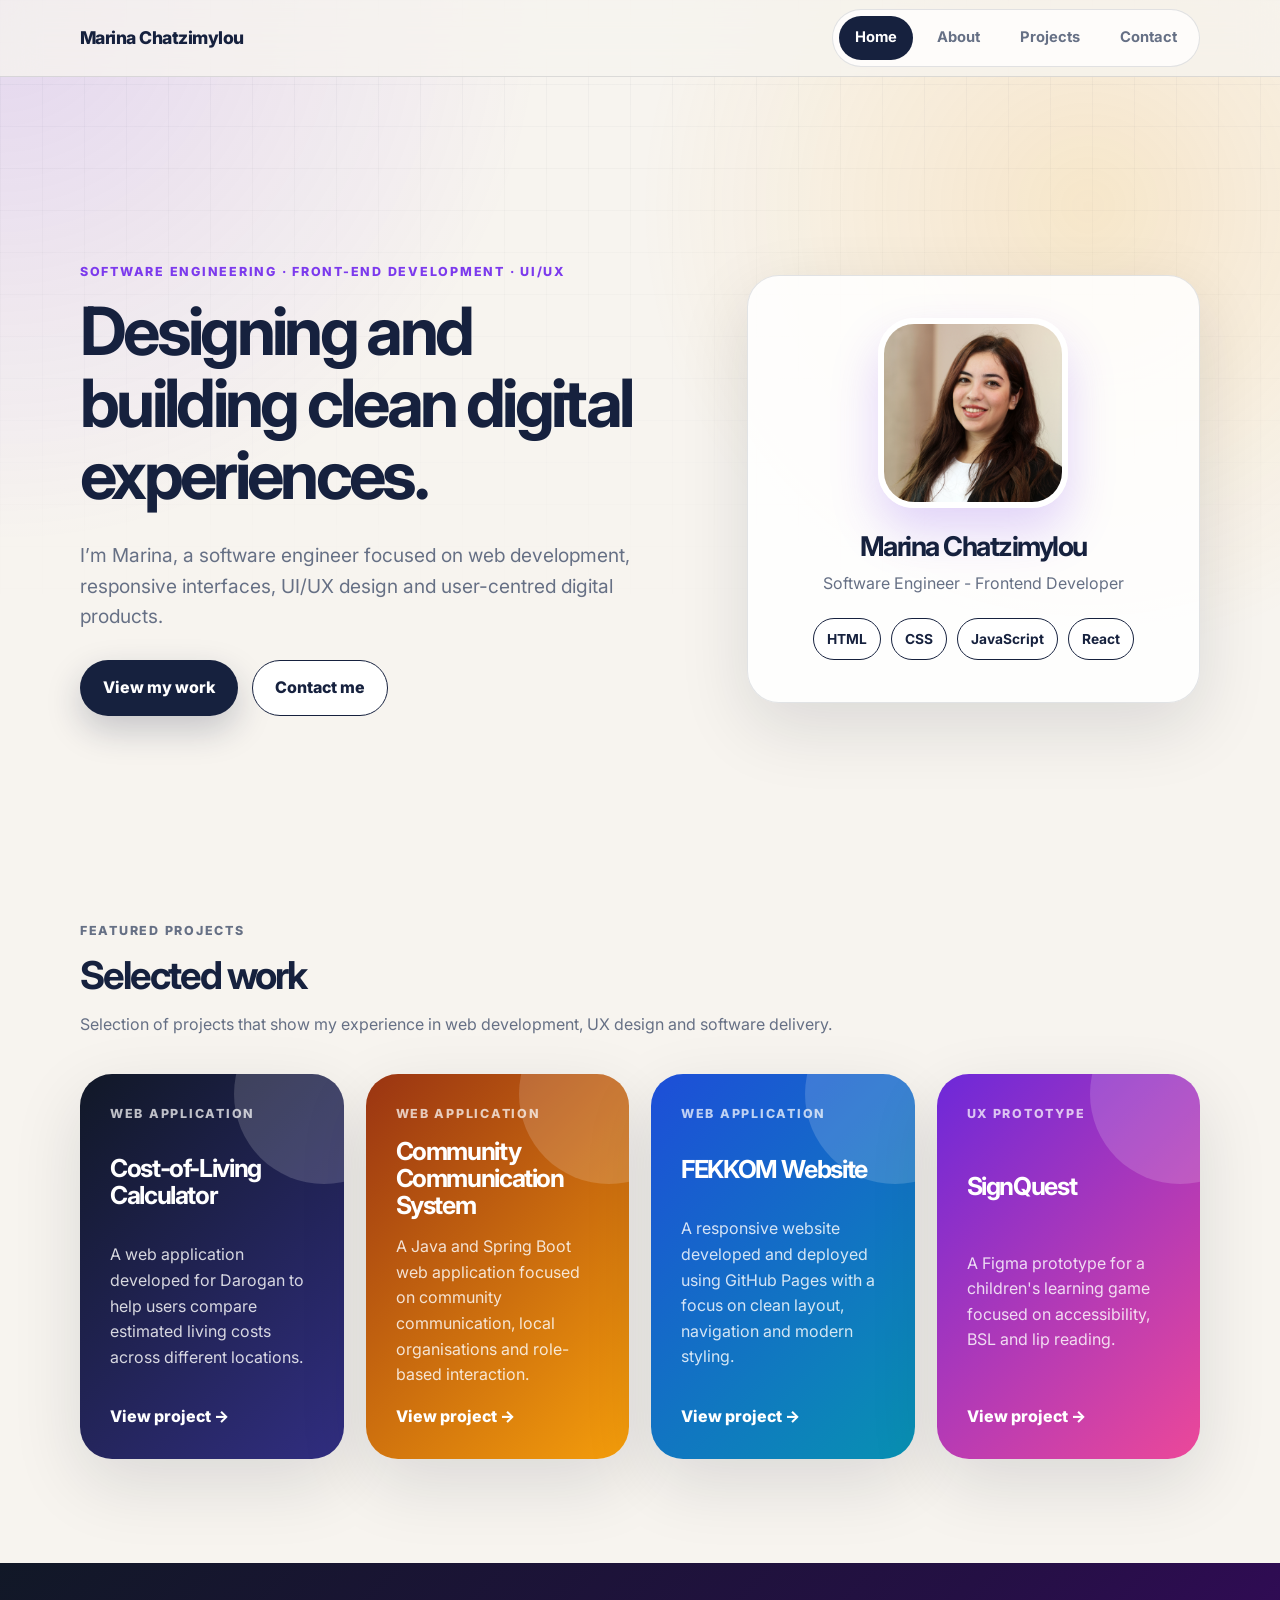
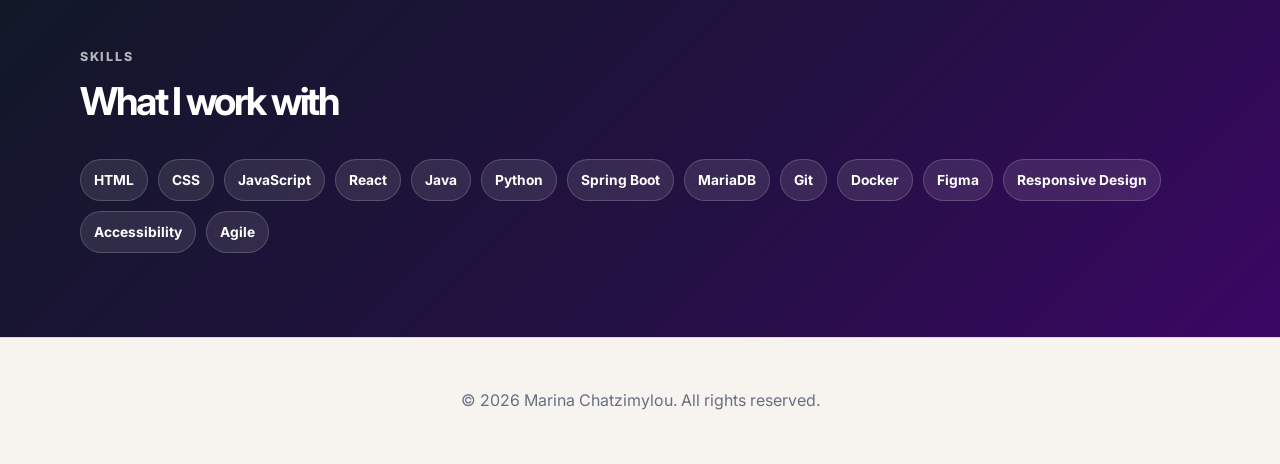
<file: index.html>
<!DOCTYPE html>
<html lang="en">
<head>
    <meta charset="UTF-8" />
    <meta name="viewport" content="width=device-width, initial-scale=1.0" />
    <meta name="description" content="Portfolio of Marina Chatzimylou, MSc Software Engineering graduate focused on web development, UI/UX and software delivery." />
    <title>Marina Chatzimylou | Portfolio</title>
    <link rel="preconnect" href="https://fonts.googleapis.com">
    <link rel="preconnect" href="https://fonts.gstatic.com" crossorigin>
    <link href="https://fonts.googleapis.com/css2?family=Inter:wght@400;500;600;700;800&display=swap" rel="stylesheet">
    <link rel="stylesheet" href="style.css" />
</head>
<body>

<header class="site-header">
    <nav class="navbar">
        <a href="index.html" class="logo" aria-label="Marina Chatzimylou home">Marina Chatzimylou</a>
        <button class="menu-toggle" aria-label="Open navigation" aria-expanded="false">☰</button>
        <ul class="nav-links">
            <li><a href="index.html">Home</a></li>
            <li><a href="about.html">About</a></li>
            <li><a href="projects.html">Projects</a></li>
            <li><a href="contact.html">Contact</a></li>
        </ul>
    </nav>
</header>

<main>
    <section class="hero section-wrap">
        <div class="hero-content reveal">
            <p class="eyebrow">Software Engineering · Front-end Development · UI/UX</p>
            <h1>Designing and building clean digital experiences.</h1>
            <p class="hero-text">
                I’m Marina, a software engineer focused on web development, responsive interfaces, UI/UX design and user-centred digital products.
            </p>
            <div class="hero-actions">
                <a class="btn primary" href="projects.html">View my work</a>
                <a class="btn secondary" href="contact.html">Contact me</a>
            </div>
        </div>

        <aside class="profile-card reveal">
            <img src="images/Me.JPG" alt="Professional profile picture" class="profile-photo">
            <h2>Marina Chatzimylou</h2>
            <p> Software Engineer - Frontend Developer</p>
            <div class="profile-tags">
                <span>HTML</span><span>CSS</span><span>JavaScript</span><span>React</span>
            </div>
        </aside>
    </section>

    <section class="section section-wrap">
        <div class="section-heading reveal">
            <p class="eyebrow">Featured Projects</p>
            <h2>Selected work</h2>
            <p>Selection of projects that show my experience in web development, UX design and software delivery.</p>
        </div>

        <div class="featured-grid">

            <article class="featured-card dark-card reveal">
                <p class="project-type">Web Application</p>
                <h3>Cost-of-Living Calculator</h3>
                <p>A web application developed for Darogan to help users compare estimated living costs across different locations.</p>
                <a href="projects.html#project-one">View project →</a>
            </article>

            <article class="featured-card warm-card reveal">
                <p class="project-type">Web Application</p>
                <h3>Community Communication System</h3>
                <p>A Java and Spring Boot web application focused on community communication, local organisations and role-based interaction.</p>
                <a href="projects.html#project-two">View project →</a>
            </article>

            <article class="featured-card blue-card reveal">
                <p class="project-type">Web Application</p>
                <h3>FEKKOM Website</h3>
                <p>A responsive website developed and deployed using GitHub Pages with a focus on clean layout, navigation and modern styling.</p>
                <a href="projects.html#project-five">View project →</a>
            </article>

            <article class="featured-card purple-card reveal">
                <p class="project-type">UX Prototype</p>
                <h3>SignQuest</h3>
                <p>A Figma prototype for a children's learning game focused on accessibility, BSL and lip reading.</p>
                <a href="projects.html#project-four">View project →</a>
            </article>

        </div>
    </section>

    <section class="skills-band">
        <div class="section-wrap">
            <div class="section-heading light-text reveal">
                <p class="eyebrow">Skills</p>
                <h2>What I work with</h2>
            </div>

            <div class="skills-list reveal">
                <span>HTML</span>
                <span>CSS</span>
                <span>JavaScript</span>
                <span>React</span>
                <span>Java</span>
                <span>Python</span>
                <span>Spring Boot</span>
                <span>MariaDB</span>
                <span>Git</span>
                <span>Docker</span>
                <span>Figma</span>
                <span>Responsive Design</span>
                <span>Accessibility</span>
                <span>Agile</span>
            </div>
        </div>
    </section>
</main>

<footer>
    <p>© 2026 Marina Chatzimylou. All rights reserved.</p>
</footer>

<script src="script.js"></script>
</body>
</html>
</file>
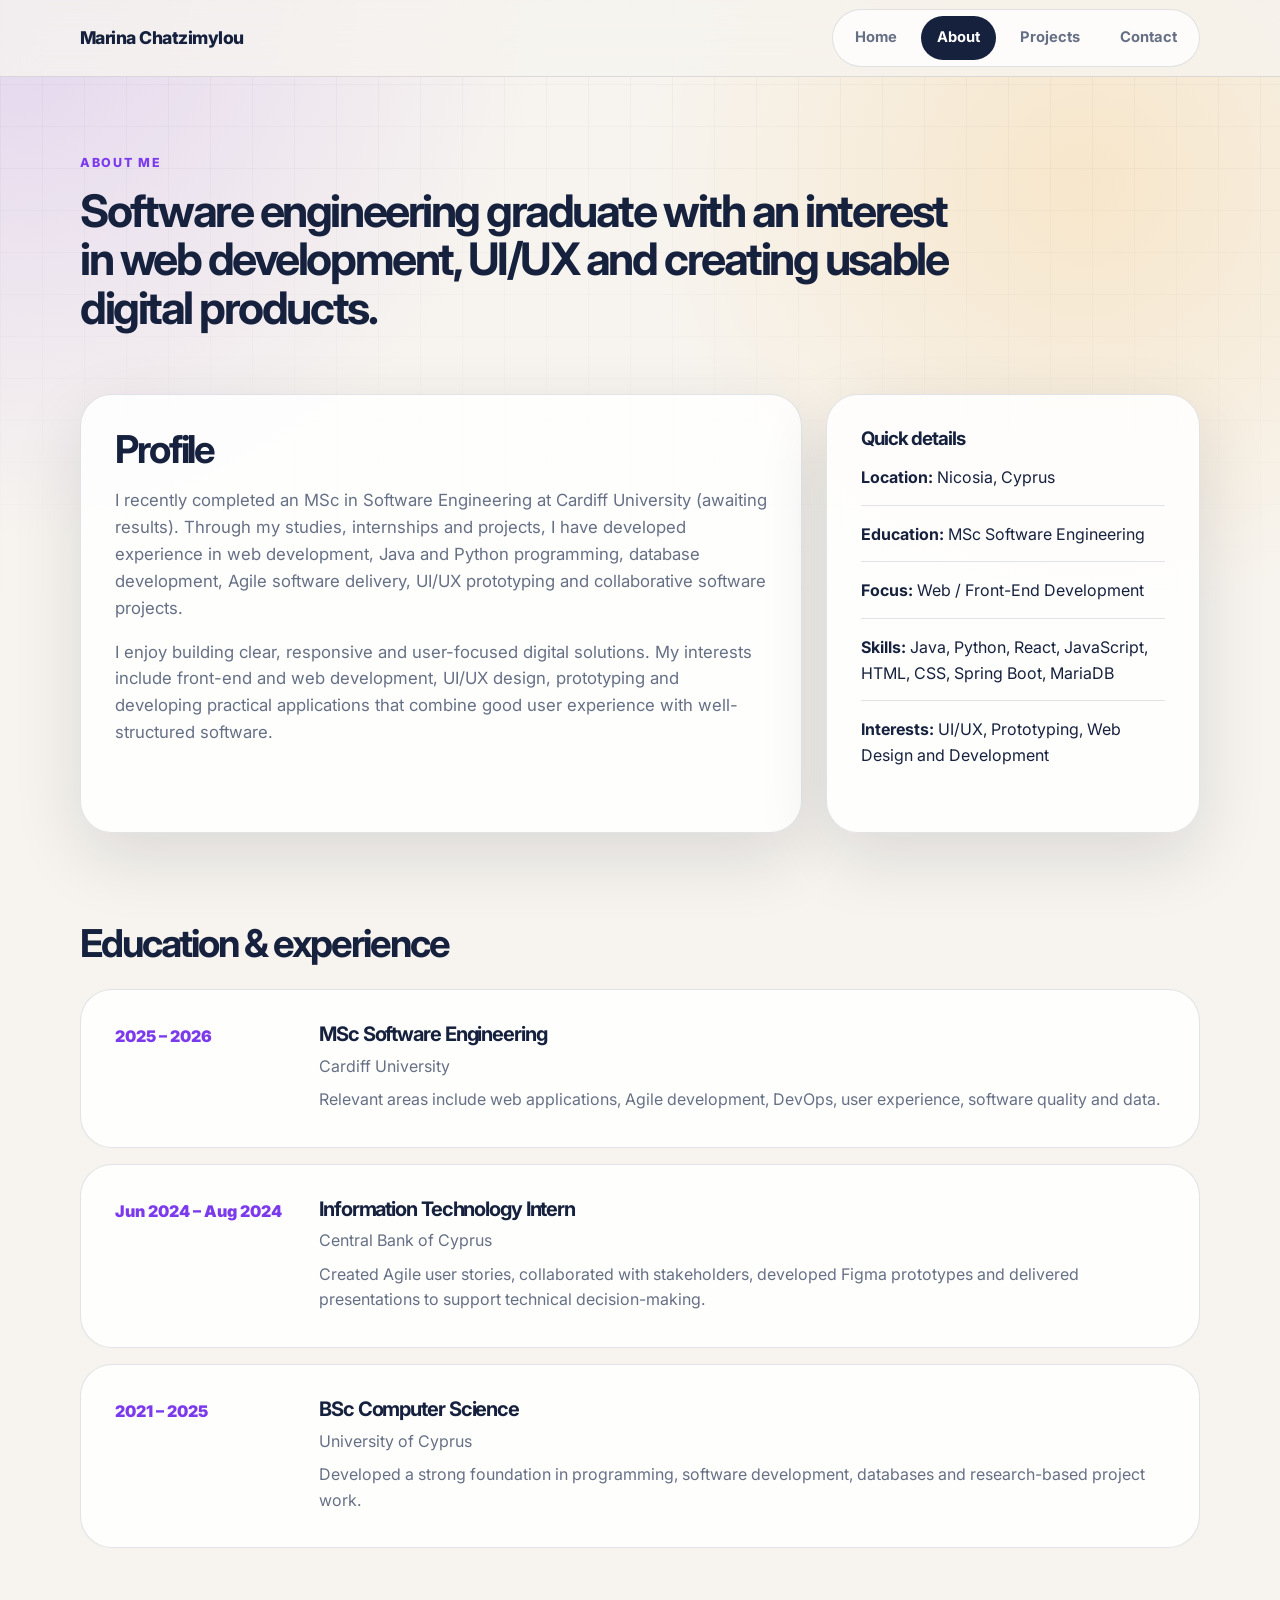
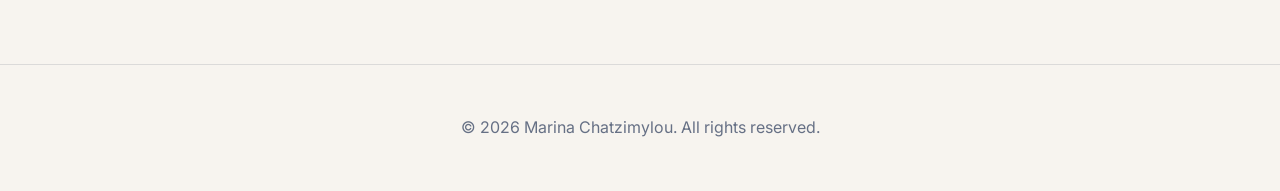
<file: about.html>
<!DOCTYPE html>
<html lang="en">
<head>
    <meta charset="UTF-8" />
    <meta name="viewport" content="width=device-width, initial-scale=1.0" />
    <title>About | Marina Chatzimylou</title>
    <link rel="preconnect" href="https://fonts.googleapis.com">
    <link rel="preconnect" href="https://fonts.gstatic.com" crossorigin>
    <link href="https://fonts.googleapis.com/css2?family=Inter:wght@400;500;600;700;800&display=swap" rel="stylesheet">
    <link rel="stylesheet" href="style.css" />
</head>
<body>
<header class="site-header page-header">
    <nav class="navbar">
        <a href="index.html" class="logo">Marina Chatzimylou</a>
        <button class="menu-toggle" aria-label="Open navigation" aria-expanded="false">☰</button>
        <ul class="nav-links">
            <li><a href="index.html">Home</a></li>
            <li><a href="about.html">About</a></li>
            <li><a href="projects.html">Projects</a></li>
            <li><a href="contact.html">Contact</a></li>
        </ul>
    </nav>
</header>

<main>
    <section class="inner-hero section-wrap reveal">
        <p class="eyebrow">About me</p>
        <h1>Software engineering graduate with an interest in web development, UI/UX and creating usable digital products.</h1>
    </section>

    <section class="about-section section-wrap">
        <div class="about-main reveal">
            <h2>Profile</h2>
            <p>I recently completed an MSc in Software Engineering at Cardiff University (awaiting results). Through my studies, internships and projects, I have developed experience in web development, Java and Python programming, database development, Agile software delivery, UI/UX prototyping and collaborative software projects.</p>

            <p>I enjoy building clear, responsive and user-focused digital solutions. My interests include front-end and web development, UI/UX design, prototyping and developing practical applications that combine good user experience with well-structured software.</p>
        </div>

        <aside class="about-sidebar reveal">
            <h3>Quick details</h3>
            <p><strong>Location:</strong> Nicosia, Cyprus</p>
            <p><strong>Education:</strong> MSc Software Engineering</p>
            <p><strong>Focus:</strong> Web / Front-End Development</p>
            <p><strong>Skills:</strong> Java, Python, React, JavaScript, HTML, CSS, Spring Boot, MariaDB</p>
            <p><strong>Interests:</strong> UI/UX, Prototyping, Web Design and Development</p>
        </aside>
    </section>

    <section class="timeline-section section-wrap reveal">
        <h2>Education & experience</h2>

        <div class="timeline-card">
            <span>2025 – 2026</span>
            <div>
                <h3>MSc Software Engineering</h3>
                <p>Cardiff University</p>
                <p>Relevant areas include web applications, Agile development, DevOps, user experience, software quality and data.</p>
            </div>
        </div>

        <div class="timeline-card">
            <span>Jun 2024 – Aug 2024</span>
            <div>
                <h3>Information Technology Intern</h3>
                <p>Central Bank of Cyprus</p>
                <p>Created Agile user stories, collaborated with stakeholders, developed Figma prototypes and delivered presentations to support technical decision-making.</p>
            </div>
        </div>

        <div class="timeline-card">
            <span>2021 – 2025</span>
            <div>
                <h3>BSc Computer Science</h3>
                <p>University of Cyprus</p>
                <p>Developed a strong foundation in programming, software development, databases and research-based project work.</p>
            </div>
        </div>
    </section>
</main>

<footer>
    <p>© 2026 Marina Chatzimylou. All rights reserved.</p>
</footer>

<script src="script.js"></script>
</body>
</html>
</file>
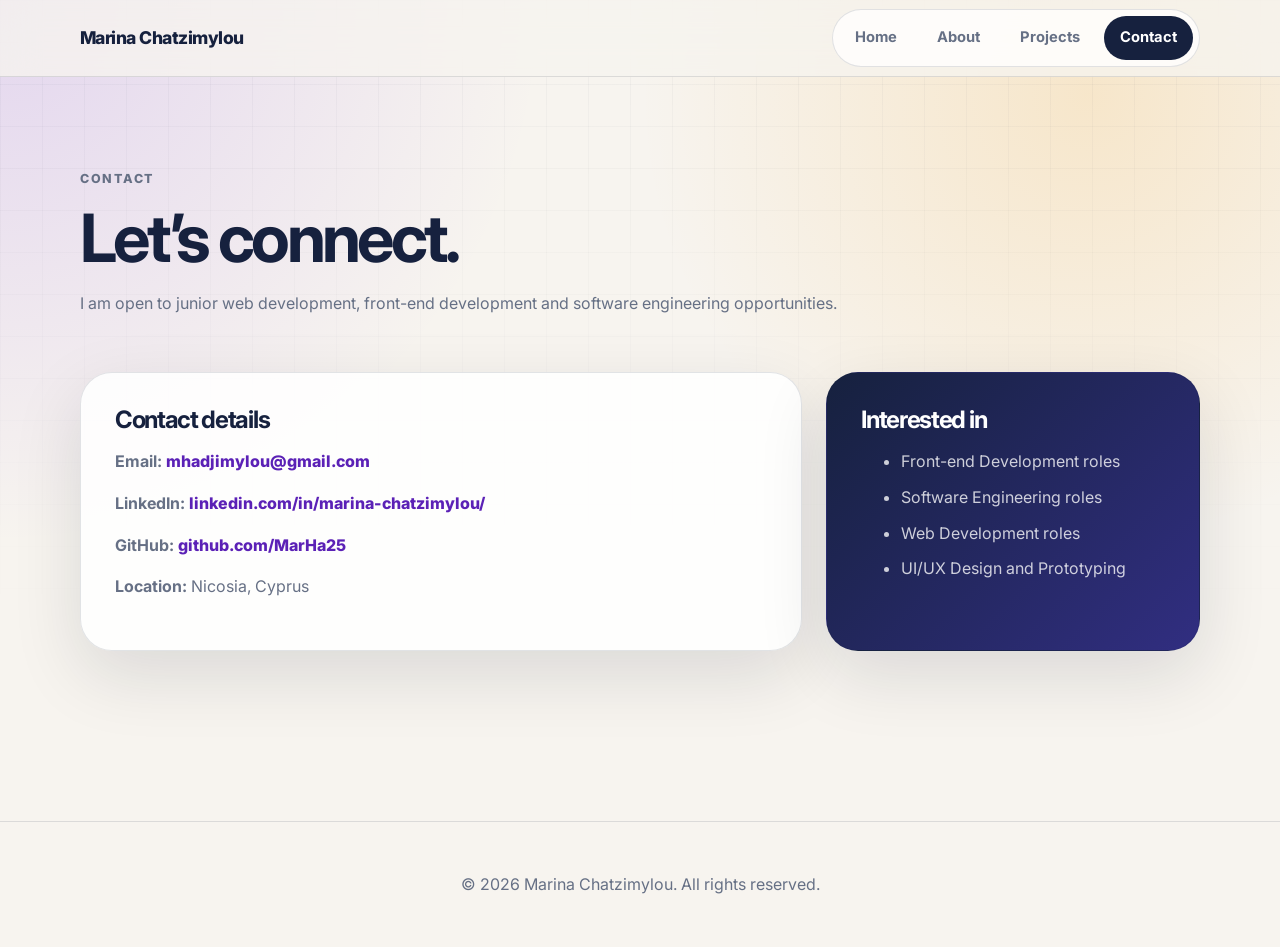
<file: contact.html>
<!DOCTYPE html>
<html lang="en">
<head>
  <meta charset="UTF-8" />
  <meta name="viewport" content="width=device-width, initial-scale=1.0" />
  <title>Contact | Marina Chatzimylou</title>
  <link rel="preconnect" href="https://fonts.googleapis.com">
  <link rel="preconnect" href="https://fonts.gstatic.com" crossorigin>
  <link href="https://fonts.googleapis.com/css2?family=Inter:wght@400;500;600;700;800&display=swap" rel="stylesheet">
  <link rel="stylesheet" href="style.css" />
</head>
<body>
<header class="site-header page-header">
  <nav class="navbar">
    <a href="index.html" class="logo">Marina Chatzimylou</a>
    <button class="menu-toggle" aria-label="Open navigation" aria-expanded="false">☰</button>
    <ul class="nav-links">
      <li><a href="index.html">Home</a></li>
      <li><a href="about.html">About</a></li>
      <li><a href="projects.html">Projects</a></li>
      <li><a href="contact.html">Contact</a></li>
    </ul>
  </nav>
</header>

<main>
  <section class="contact-page section-wrap reveal">
    <div class="contact-intro">
      <p class="eyebrow">Contact</p>
      <h1>Let’s connect.</h1>
      <p>I am open to junior web development, front-end development and software engineering opportunities.</p>
    </div>
    <div class="contact-panel">
      <div class="contact-box">
        <h2>Contact details</h2>
        <p><strong>Email:</strong> <a href="mailto:mhadjimylou@gmail.com">mhadjimylou@gmail.com</a></p>
        <p><strong>LinkedIn:</strong> <a href="https://www.linkedin.com/in/marina-chatzimylou/">linkedin.com/in/marina-chatzimylou/</a></p>
        <p><strong>GitHub:</strong> <a href="https://github.com/MarHa25">github.com/MarHa25</a></p>
        <p><strong>Location:</strong> Nicosia, Cyprus</p>
      </div>
      <div class="contact-box highlight-box">
        <h2>Interested in</h2>
        <ul>
            <li>Front-end Development roles</li>
            <li>Software Engineering roles</li>
            <li>Web Development roles</li>
            <li>UI/UX Design and Prototyping</li>
        </ul>
      </div>
    </div>
  </section>
</main>
<footer><p>© 2026 Marina Chatzimylou. All rights reserved.</p></footer>
<script src="script.js"></script>
</body>
</html>
</file>
<file: style.css>
:root {
  --bg: #f7f4ef;
  --surface: #ffffff;
  --ink: #16213e;
  --muted: #667085;
  --line: rgba(22, 33, 62, 0.12);
  --primary: #7c3aed;
  --primary-dark: #5b21b6;
  --accent: #f59e0b;
  --navy: #111827;
  --blue: #2563eb;
  --shadow: 0 24px 70px rgba(17, 24, 39, 0.12);
  --radius-lg: 32px;
  --radius-md: 22px;
  --max: 1120px;
}

* { box-sizing: border-box; }

html { scroll-behavior: smooth; }

body {
  margin: 0;
  font-family: "Inter", system-ui, -apple-system, BlinkMacSystemFont, "Segoe UI", sans-serif;
  color: var(--ink);
  background:
    radial-gradient(circle at top left, rgba(124, 58, 237, 0.16), transparent 34rem),
    radial-gradient(circle at 85% 10%, rgba(245, 158, 11, 0.16), transparent 28rem),
    var(--bg);
  line-height: 1.6;
}

body::before {
  content: "";
  position: fixed;
  inset: 0;
  pointer-events: none;
  background-image: linear-gradient(rgba(22,33,62,.035) 1px, transparent 1px), linear-gradient(90deg, rgba(22,33,62,.035) 1px, transparent 1px);
  background-size: 42px 42px;
  mask-image: linear-gradient(to bottom, black, transparent 70%);
}

a { color: inherit; text-decoration: none; }

.site-header {
  position: sticky;
  top: 0;
  z-index: 10;
  backdrop-filter: blur(18px);
  background: rgba(247, 244, 239, 0.78);
  border-bottom: 1px solid var(--line);
}

.navbar {
  width: min(var(--max), calc(100% - 40px));
  margin: 0 auto;
  min-height: 76px;
  display: flex;
  align-items: center;
  justify-content: space-between;
}

.logo {
  font-weight: 800;
  font-size: 1.1rem;
  letter-spacing: -0.03em;
}

.logo span {
  margin-left: 8px;
  padding: 6px 9px;
  border-radius: 999px;
  color: #fff;
  background: linear-gradient(135deg, var(--primary), var(--accent));
  font-size: .74rem;
}

.nav-links {
  display: flex;
  gap: 8px;
  list-style: none;
  padding: 6px;
  margin: 0;
  background: rgba(255, 255, 255, 0.72);
  border: 1px solid var(--line);
  border-radius: 999px;
}

.nav-links a {
  display: inline-flex;
  padding: 10px 16px;
  border-radius: 999px;
  color: var(--muted);
  font-weight: 700;
  font-size: .92rem;
}

.nav-links a:hover,
.nav-links a.active {
  background: var(--ink);
  color: #fff;
}

.menu-toggle { display: none; }

.section-wrap {
  width: min(var(--max), calc(100% - 40px));
  margin: 0 auto;
}

.hero {
  min-height: calc(100vh - 76px);
  display: grid;
  grid-template-columns: 1.15fr .85fr;
  align-items: center;
  gap: 54px;
  padding: 20px 0;
}

.eyebrow,
.project-type {
  color: var(--primary);
  text-transform: uppercase;
  letter-spacing: .14em;
  font-size: .78rem;
  font-weight: 800;
  margin: 0 0 14px;
}

h1, h2, h3 { line-height: 1.08; margin: 0; letter-spacing: -0.055em; }

.hero h1,
.contact-intro h1 {
  font-size: clamp(2.35rem, 5.2vw, 4.25rem);
  max-width: 860px;
}

.inner-hero h1 {
    font-size: clamp(1.8rem, 3.5vw, 3rem);
    max-width: 870px;
}

.hero-text,
.section-heading p,
.contact-intro p,
.about-main p,
.project-content p,
.timeline-card p,
.contact-box p,
.contact-box li {
  color: var(--muted);
}

.section-heading p {
    width: 100vw;
    max-width: none;
}

.hero-text { font-size: 1.2rem; max-width: 650px; margin: 28px 0; }

.hero-actions { display: flex; gap: 14px; flex-wrap: wrap; }

.btn {
  display: inline-flex;
  align-items: center;
  justify-content: center;
  padding: 14px 22px;
  border-radius: 999px;
  font-weight: 800;
  border: 1px solid transparent;
  transition: transform .2s ease, box-shadow .2s ease;
}

.btn:hover { transform: translateY(-3px); }
.btn.primary { background: var(--ink); color: #fff; box-shadow: 0 14px 35px rgba(22,33,62,.22); }
.btn.secondary { background: #fff; color: var(--ink); border-color: var(--ink); }

.profile-card,
.about-main,
.about-sidebar,
.timeline-card,
.project-content,
.contact-box{
  background: rgba(255,255,255,.86);
  border: 1px solid var(--line);
  box-shadow: var(--shadow);
  border-radius: var(--radius-lg);
}

.profile-card {
  padding: 42px;
  text-align: center;
  transform: rotate(1.5deg);
}

.profile-photo {
  width: 190px;
  height: 190px;
  object-fit: cover;
  border-radius: 36px;
  margin: 0 auto 24px;
  display: block;
  box-shadow: 0 24px 48px rgba(124, 58, 237, 0.22);
  border: 6px solid rgba(255, 255, 255, 0.9);
}

.profile-card h2 { font-size: 1.7rem; }
.profile-card p { color: var(--muted); margin: 10px 0 22px; }
.profile-tags, .skills-list, .tag-row { display: flex; gap: 10px; flex-wrap: wrap; }
.profile-tags { justify-content: center; }
.profile-tags span, .skills-list span, .tag-row span {
  border: 1px solid var(--ink);
  border-radius: 999px;
  padding: 9px 13px;
  font-size: .86rem;
  font-weight: 700;
  background: rgba(255,255,255,.68);
}

.section { padding: 20px 0 104px; }
.section-heading { max-width: 720px; margin-bottom: 36px; }
.section-heading h2, .timeline-section h2, .about-main h2 { font-size: clamp(1.8rem, 3vw, 2.8rem); }

.featured-grid { display: grid; grid-template-columns: repeat(4, 1fr); gap: 22px; }
.featured-card {
  min-height: 210px;
  padding: 30px;
  border-radius: var(--radius-lg);
  color: #fff;
  display: flex;
  flex-direction: column;
  justify-content: space-between;
  box-shadow: var(--shadow);
  overflow: hidden;
  position: relative;
}
.featured-card::after { content: ""; position: absolute; width: 180px; height: 180px; border-radius: 50%; right: -70px; top: -70px; background: rgba(255,255,255,.16); }
.featured-card h3 { font-size: 1.55rem; }
.featured-card p { color: rgba(255,255,255,.82); }
.featured-card a { font-weight: 800; }
.dark-card { background: linear-gradient(135deg, #111827, #312e81); }
.warm-card { background: linear-gradient(135deg, #9a3412, #f59e0b); }
.blue-card { background: linear-gradient(135deg, #1d4ed8, #0891b2); }
.purple-card { background: linear-gradient(135deg, #6d28d9, #ec4899); }
.featured-card .project-type { color: rgba(255,255,255,.72); }

.skills-band {
  padding: 84px 0;
  color: #fff;
  background: linear-gradient(135deg, #111827, #241044 60%, #3b0764);
}
.light-text p, .light-text .eyebrow { color: rgba(255,255,255,.68); }
.skills-list span { background: rgba(255,255,255,.1); border-color: rgba(255,255,255,.18); }

.inner-hero { padding: 76px 0 36px; }
.about-section, .contact-panel { display: grid; grid-template-columns: 1.45fr .75fr; gap: 24px; padding: 26px 0 60px; }
.about-main, .about-sidebar, .timeline-card, .project-content, .contact-box { padding: 34px; }
.about-main p { font-size: 1.05rem; }
.about-sidebar p { border-bottom: 1px solid var(--line); padding-bottom: 14px; }
.about-sidebar p:last-child { border-bottom: 0; }

.timeline-section { padding: 30px 0 100px; }
.timeline-section h2 { margin-bottom: 24px; }
.timeline-card { display: grid; grid-template-columns: 180px 1fr; gap: 24px; margin-bottom: 16px; box-shadow: none; }
.timeline-card > span { color: var(--primary); font-weight: 900; }
.timeline-card h3 { font-size: 1.25rem; }
.timeline-card p { margin: 8px 0 0; }

.project-list { display: grid; gap: 28px; padding: 28px 0 100px; }
.project-detail-card { height:400px; display: grid; grid-template-columns: .9fr 1.1fr; gap: 0; overflow: hidden; transition: transform .25s ease, box-shadow .25s ease; }
.project-detail-card:hover { transform: translateY(-6px); box-shadow: 0 30px 80px rgba(17,24,39,.14); }
.project-detail-card.reverse { grid-template-columns: 1.1fr .9fr; }
.project-detail-card.reverse .project-image { order: 2; }
.project-image { overflow: hidden; }
.project-image img { width: 100%; height: 100%; min-width: 100%; min-height: 100%; object-fit: cover; object-position: left center; display: block; }
.project-content { border-radius: 0; box-shadow: none; }
.project-content h2 { font-size: 2rem; }
.tag-row { margin-top: 24px; }
.project-actions { display: flex; gap: 12px; flex-wrap: wrap; margin-top: 26px; }
.link-button { border: 0; cursor: pointer; font-family: inherit; }
.btn.small { padding: 11px 17px; font-size: .9rem; }
.btn.text { background: transparent; color: var(--primary-dark); border-color: var(--line); }

.project-modal { position: fixed; inset: 0; z-index: 50; display: none; align-items: center; justify-content: center; padding: 22px; }
.project-modal.open { display: flex; }
.modal-backdrop { position: absolute; inset: 0; background: rgba(17,24,39,.62); backdrop-filter: blur(7px); }
.modal-card { position: relative; width: min(920px, 100%); max-height: 88vh; overflow: auto; background: #fff; border-radius: 30px; box-shadow: 0 32px 90px rgba(0,0,0,.28); padding: 34px; }
.modal-close { position: absolute; top: 18px; right: 18px; width: 42px; height: 42px; border-radius: 999px; border: 1px solid var(--line); background: #fff; font-size: 1.4rem; cursor: pointer; color: var(--ink); }
.modal-meta { color: var(--primary); text-transform: uppercase; letter-spacing: .14em; font-size: .76rem; font-weight: 900; margin: 0 0 10px; }
.modal-card h2 { font-size: clamp(1.9rem, 4vw, 3rem); max-width: 760px; }
.modal-card p { color: var(--muted); }
.modal-grid { display: grid; grid-template-columns: 1fr 1fr; gap: 18px; margin-top: 24px; }
.modal-section { border: 1px solid var(--line); border-radius: 22px; padding: 20px; background: rgba(247,244,239,.58); }
.modal-section h3 { font-size: 1.05rem; margin-bottom: 10px; }
.modal-section ul { margin: 0; padding-left: 19px; color: var(--muted); }
.image-placeholders { display: grid; grid-template-columns: repeat(3, 1fr); gap: 12px; margin-top: 20px; }
.image-placeholder { height: 180px; border-radius: 18px; overflow: hidden; border: 1px solid rgba(22,33,62,.12); background: rgba(247,244,239,.7); display: flex; align-items: center; justify-content: center; }
.image-placeholder img { width: 100%; height: 100%; object-fit: cover; cursor: pointer; transition: 0.3s ease; }
.image-placeholder img:hover { transform: scale(1.03); }
.lightbox { position: fixed; inset: 0; background: rgba(0,0,0,0.82); display: flex; align-items: center; justify-content: center; z-index: 9999; opacity: 0; pointer-events: none; transition: 0.3s ease; }
.lightbox.active { opacity: 1; pointer-events: auto; }
.lightbox img { max-width: 85%; max-height: 85%; border-radius: 20px; box-shadow: 0 30px 80px rgba(0,0,0,0.45); }
body.modal-open { overflow: hidden; }


.contact-page { padding: 92px 0 110px; }
.contact-intro { max-width: 760px; margin-bottom: 30px; }
.contact-box a { color: var(--primary-dark); font-weight: 800; }
.highlight-box { background: linear-gradient(135deg, var(--ink), #312e81); color: #fff; }
.highlight-box li { color: rgba(255,255,255,.78); margin-bottom: 10px; }

footer { text-align: center; padding: 34px 20px; color: var(--muted); border-top: 1px solid var(--line); }

.reveal { opacity: 0; transform: translateY(18px); transition: opacity .55s ease, transform .55s ease; }
.reveal.visible { opacity: 1; transform: translateY(0); }

@media (max-width: 860px) {
  .menu-toggle { display: inline-flex; border: 0; background: var(--ink); color: #fff; border-radius: 14px; padding: 10px 13px; font-size: 1.1rem; }
  .nav-links { position: absolute; top: 76px; right: 20px; left: 20px; display: none; flex-direction: column; border-radius: 24px; padding: 14px; box-shadow: var(--shadow); }
  .nav-links.open { display: flex; }
  .nav-links a { width: 100%; }
  .hero, .about-section, .project-detail-card, .project-detail-card.reverse, .contact-panel, .modal-grid { grid-template-columns: 1fr; }
  .project-detail-card.reverse .project-image { order: 0; }
  .hero { min-height: auto; padding: 70px 0; text-align: center; }
  .hero-actions, .profile-tags { justify-content: center; }
  .profile-card { transform: none; }
  .featured-grid { grid-template-columns: 1fr; margin-top: 0; }
  .timeline-card { grid-template-columns: 1fr; }
}

@media (max-width: 540px) {
  .navbar, .section-wrap { width: min(100% - 28px, var(--max)); }
  .hero h1, .inner-hero h1, .contact-intro h1 { font-size: 2.35rem; }
  .profile-card, .about-main, .about-sidebar, .timeline-card, .project-content, .contact-box{ padding: 24px; }
  .project-image { min-height: 220px; }
  .modal-card { padding: 26px 20px; border-radius: 24px; }
  .modal-grid, .image-placeholders { grid-template-columns: 1fr; }
}
</file>
